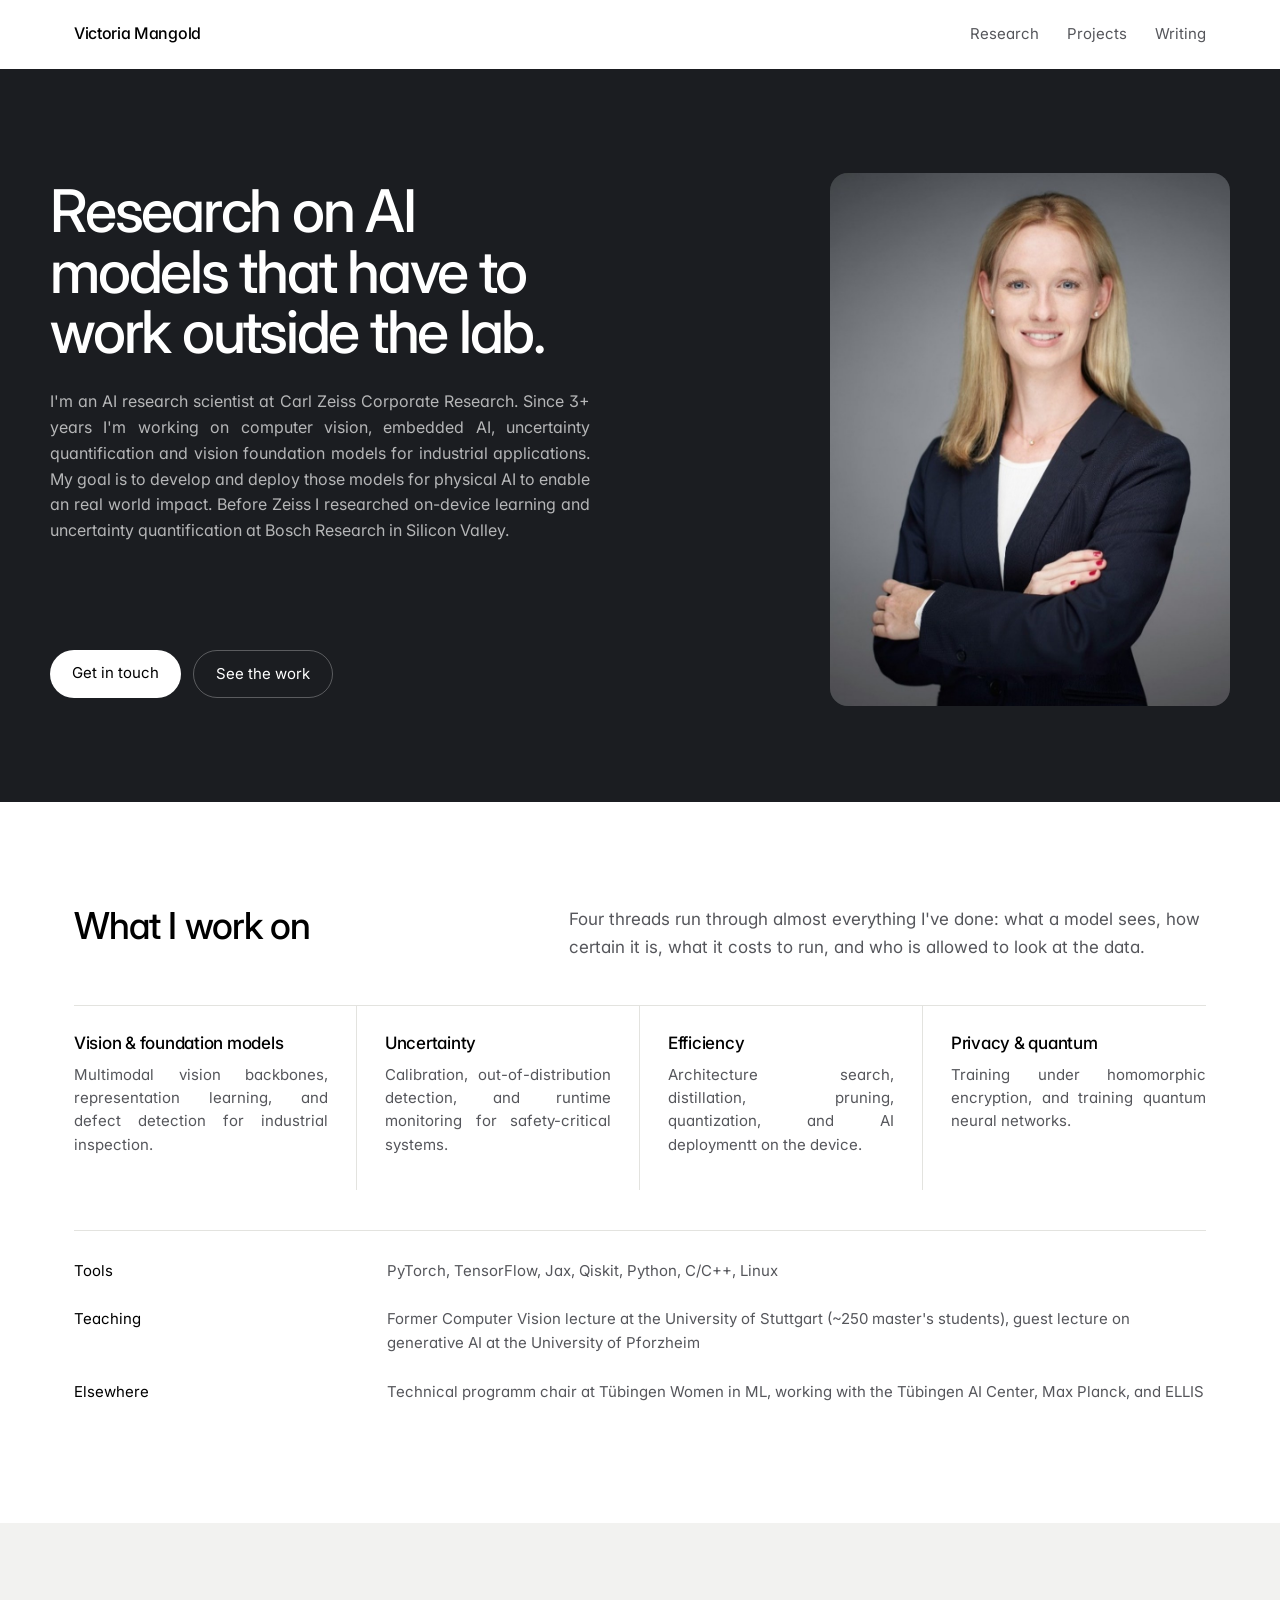
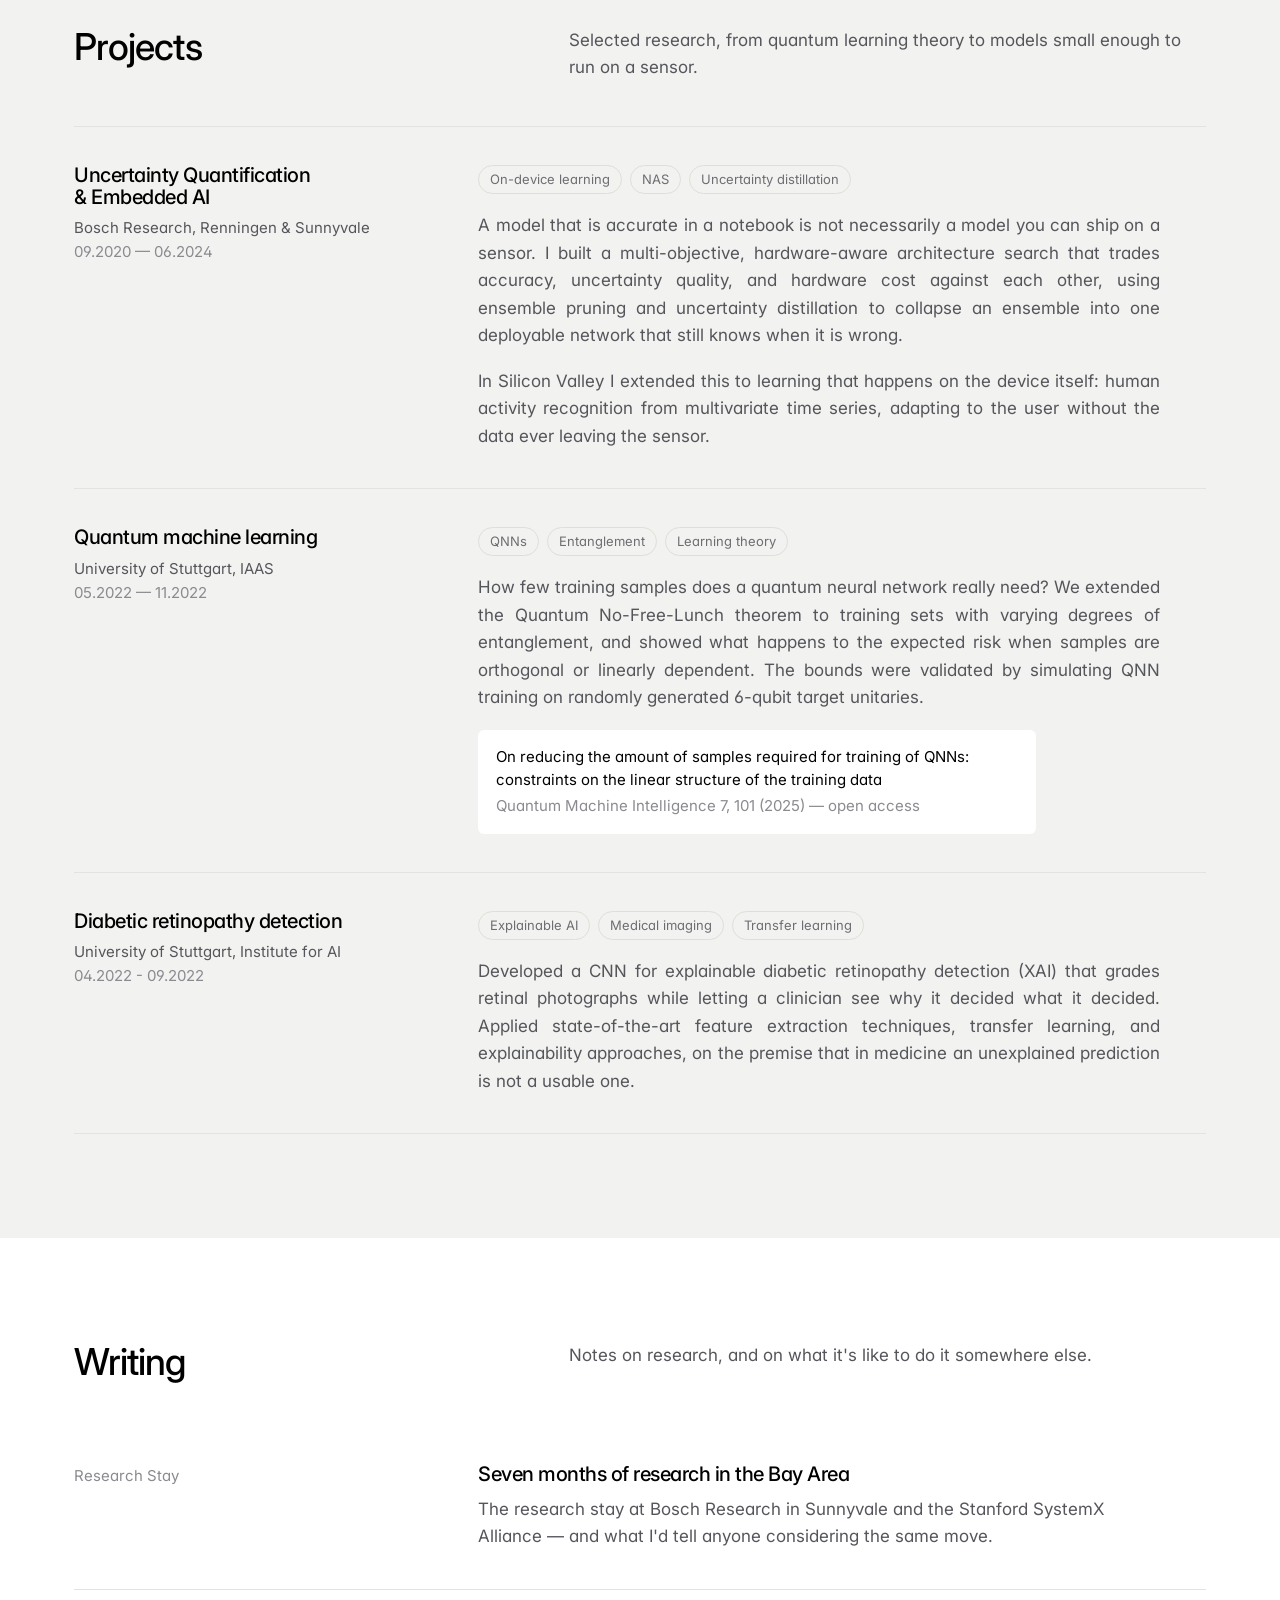
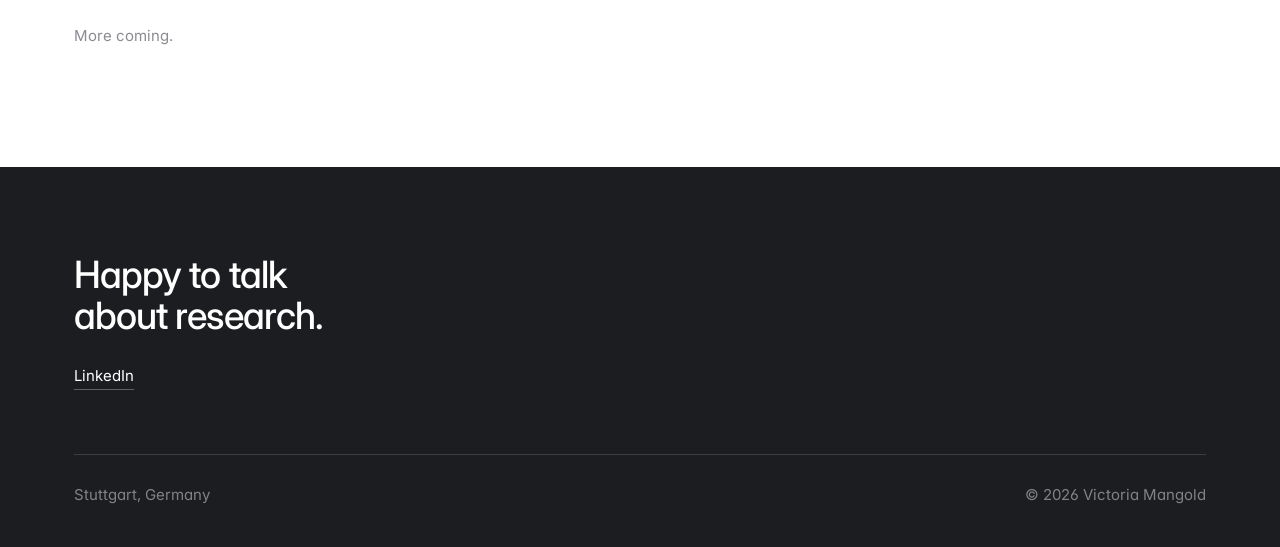
<file: index.html>
<!doctype html>
<html lang="en">
<head>
<meta charset="utf-8">
<meta name="viewport" content="width=device-width, initial-scale=1">
<title>Victoria Mangold — AI Research Scientist</title>
<meta name="description" content="Victoria Mangold is an AI research scientist working on computer vision, foundation models, and efficient, on-device deep learning.">
<meta name="theme-color" content="#1b1d21">

<!-- social preview -->
<meta property="og:type" content="website">
<meta property="og:title" content="Victoria Mangold — AI Research Scientist">
<meta property="og:description" content="Computer vision, foundation models, and the parts that decide whether a model can be deployed: uncertainty, efficiency, privacy.">
<meta property="og:image" content="assets/portrait.jpg">

<link rel="preconnect" href="https://fonts.googleapis.com">
<link rel="preconnect" href="https://fonts.gstatic.com" crossorigin>
<link href="https://fonts.googleapis.com/css2?family=Inter:wght@400;500&display=swap" rel="stylesheet">
<link rel="stylesheet" href="styles.css">
<script>document.documentElement.classList.add('js');</script>
</head>

<body>

<header class="nav" id="nav">
  <div class="wrap nav__inner">
    <a class="nav__name" href="#top">Victoria Mangold</a>
    <nav class="nav__links" aria-label="Sections">
      <a href="#research" class="nav__hide">Research</a>
      <a href="#projects">Projects</a>
      <a href="#writing">Writing</a>
      <!-- EDIT: point this at your CV file, or delete the link -->
      <!-- <a href="assets/Victoria_Mangold_Resume_.pdf" class="nav__cv">CV</a> -->
    </nav>
  </div>
</header>

<main id="top">

<!-- ================================================== intro ======= -->
<section class="hero">
  <div class="wrap hero__grid">
    <div class="hero__text">
      <h1 class="reveal">Research on AI models that have to work outside the lab.</h1>
      <p class="hero__lede reveal">
        I'm an AI research scientist at Carl Zeiss Corporate Research.
        Since 3+ years I'm working on computer vision, embedded AI, uncertainty quantification and vision foundation models for industrial applications.
        My goal is to develop and deploy those models for physical AI to enable an real world impact.
        Before Zeiss I researched on-device learning and uncertainty quantification at Bosch Research in Silicon Valley.
      </p>
    </div>
    <figure class="hero__portrait">
      <img src="assets/portrait.jpg" alt="Victoria Mangold" width="900" height="1200">
    </figure>
    <div class="hero__actions reveal">
      <!-- EDIT: your email address -->
      <a class="btn btn--solid" href="https://linkedin.com/in/victoria-mangold" target="_blank" rel="noopener">Get in touch</a>
      <a class="btn btn--ghost" href="#projects">See the work</a>
    </div>
  </div>
</section>

<!-- =============================================== research ======= -->
<section class="section" id="research">
  <div class="wrap">
    <div class="section__head">
      <h2>What I work on</h2>
      <p>
        Four threads run through almost everything I've done: what a model sees, how
        certain it is, what it costs to run, and who is allowed to look at the data.
      </p>
    </div>

    <!-- EDIT: four focus areas. Keep them to one sentence each. -->
    <div class="areas">
      <article class="area">
        <h3>Vision &amp; foundation models</h3>
        <p>Multimodal vision backbones, representation learning, and defect detection for industrial inspection.</p>
      </article>
      <article class="area">
        <h3>Uncertainty</h3>
        <p>Calibration, out-of-distribution detection, and runtime monitoring for safety-critical systems.</p>
      </article>
      <article class="area">
        <h3>Efficiency</h3>
        <p>Architecture search, distillation, pruning, quantization, and AI deploymentt on the device.</p>
      </article>
      <article class="area">
        <h3>Privacy &amp; quantum</h3>
        <p>Training under homomorphic encryption, and training quantum neural networks.</p>
      </article>
    </div>

    <dl class="stack">
      <dt>Tools</dt>
      <dd>PyTorch, TensorFlow, Jax, Qiskit, Python, C/C++, Linux</dd>
      <dt>Teaching</dt>
      <dd>Former Computer Vision lecture at the University of Stuttgart (~250 master's students), guest lecture on generative AI at the University of Pforzheim</dd>
      <dt>Elsewhere</dt>
      <dd>Technical programm chair at Tübingen Women in ML, working with the Tübingen AI Center, Max Planck, and ELLIS</dd>
    </dl>
  </div>
</section>

<!-- =============================================== projects ======= -->
<section class="section section--stone" id="projects">
  <div class="wrap">
    <div class="section__head">
      <h2>Projects</h2>
      <p>Selected research, from quantum learning theory to models small enough to run on a sensor.</p>
    </div>

    <div class="items">

      <!-- ------------------------------------------- project 1 --- -->
      <article class="item">
        <div class="item__meta">
          <h3>Uncertainty Quantification & Embedded AI</h3>
          <span class="item__where">Bosch Research, Renningen &amp; Sunnyvale</span>
          <span class="item__year">09.2020 — 06.2024</span>
        </div>
        <div class="item__body">
          <ul class="tags">
            <li>On-device learning</li>
            <li>NAS</li>
            <li>Uncertainty distillation</li>
          </ul>
          <p>
            A model that is accurate in a notebook is not necessarily a model you can ship on a
            sensor. I built a multi-objective, hardware-aware architecture search that trades
            accuracy, uncertainty quality, and hardware cost against each other, using ensemble
            pruning and uncertainty distillation to collapse an ensemble into one deployable
            network that still knows when it is wrong.
          </p>
          <p>
            In Silicon Valley I extended this to learning that happens on the device itself:
            human activity recognition from multivariate time series, adapting to the user
            without the data ever leaving the sensor.
          </p>
          <!-- EDIT: add a link to a thesis PDF, repo, or talk when you have one -->
        </div>
      </article>

      <!-- ------------------------------------------- project 2 --- -->
      <article class="item">
        <div class="item__meta">
          <h3>Quantum machine learning</h3>
          <span class="item__where">University of Stuttgart, IAAS</span>
          <span class="item__year">05.2022 — 11.2022</span>
        </div>
        <div class="item__body">
          <ul class="tags">
            <li>QNNs</li>
            <li>Entanglement</li>
            <li>Learning theory</li>
          </ul>
          <p>
            How few training samples does a quantum neural network really need? We extended the
            Quantum No-Free-Lunch theorem to training sets with varying degrees of entanglement,
            and showed what happens to the expected risk when samples are orthogonal or linearly
            dependent. The bounds were validated by simulating QNN training on randomly generated 
            6-qubit target unitaries.
          </p>
          <a class="paper" href="https://link.springer.com/article/10.1007/s42484-025-00328-7">
            <cite>On reducing the amount of samples required for training of QNNs: constraints on the linear structure of the training data</cite>
            <span>Quantum Machine Intelligence 7, 101 (2025) — open access</span>
          </a>
        </div>
      </article>

      <!-- ------------------------------------------- project 3 --- -->
      <article class="item">
        <div class="item__meta">
          <h3>Diabetic retinopathy detection</h3>
          <span class="item__where">University of Stuttgart, Institute for AI</span>
          <span class="item__year">04.2022 - 09.2022</span>
        </div>
        <div class="item__body">
          <ul class="tags">
            <li>Explainable AI</li>
            <li>Medical imaging</li>
            <li>Transfer learning</li>
          </ul>
          <p>
            Developed a CNN for explainable diabetic retinopathy detection (XAI) that grades
            retinal photographs while letting a clinician see why it decided what it decided.
            Applied state-of-the-art feature extraction techniques, transfer learning, and
            explainability approaches, on the premise that in medicine an unexplained prediction
            is not a usable one.
          </p>
        </div>
      </article>

    </div>
  </div>
</section>

<!-- ================================================ writing ======= -->
<section class="section" id="writing">
  <div class="wrap">
    <div class="section__head">
      <h2>Writing</h2>
      <p>Notes on research, and on what it's like to do it somewhere else.</p>
    </div>

    <!-- EDIT: copy this block for each new post -->
    <a class="post" href="blog/research-stay-bay-area.html">
      <span class="post__date">Research Stay</span>
      <span>
        <h3>Seven months of research in the Bay Area</h3>
        <p>
          The research stay at Bosch Research in Sunnyvale
          and the Stanford SystemX Alliance — and what I'd tell anyone considering the same move.
        </p>
      </span>
    </a>

    <p class="note">More coming.</p>
  </div>
</section>

</main>

<!-- ================================================= footer ======= -->
<footer class="footer">
  <div class="wrap">
    <h2>Happy to talk about research.</h2>
    <div class="footer__links">
      <!-- EDIT: replace every placeholder below -->
      <!-- <a href="mailto:@DOMAIN.COM">EMAIL@DOMAIN.COM</a> -->
      <a href="https://linkedin.com/in/victoria-mangold">LinkedIn</a>
      <!-- <a href="https://scholar.google.com/citations?user=ID">Google Scholar</a> -->
      <!-- <a href="https://github.com/victoriamangold">GitHub</a> -->
      <!-- <a href="assets/Victoria_Mangold_Resume.pdf">CV (PDF)</a> -->
    </div>
    <div class="footer__base">
      <span>Stuttgart, Germany</span>
      <span>© <span id="year">2026</span> Victoria Mangold</span>
    </div>
  </div>
</footer>

<script src="script.js"></script>
</body>
</html>
</file>
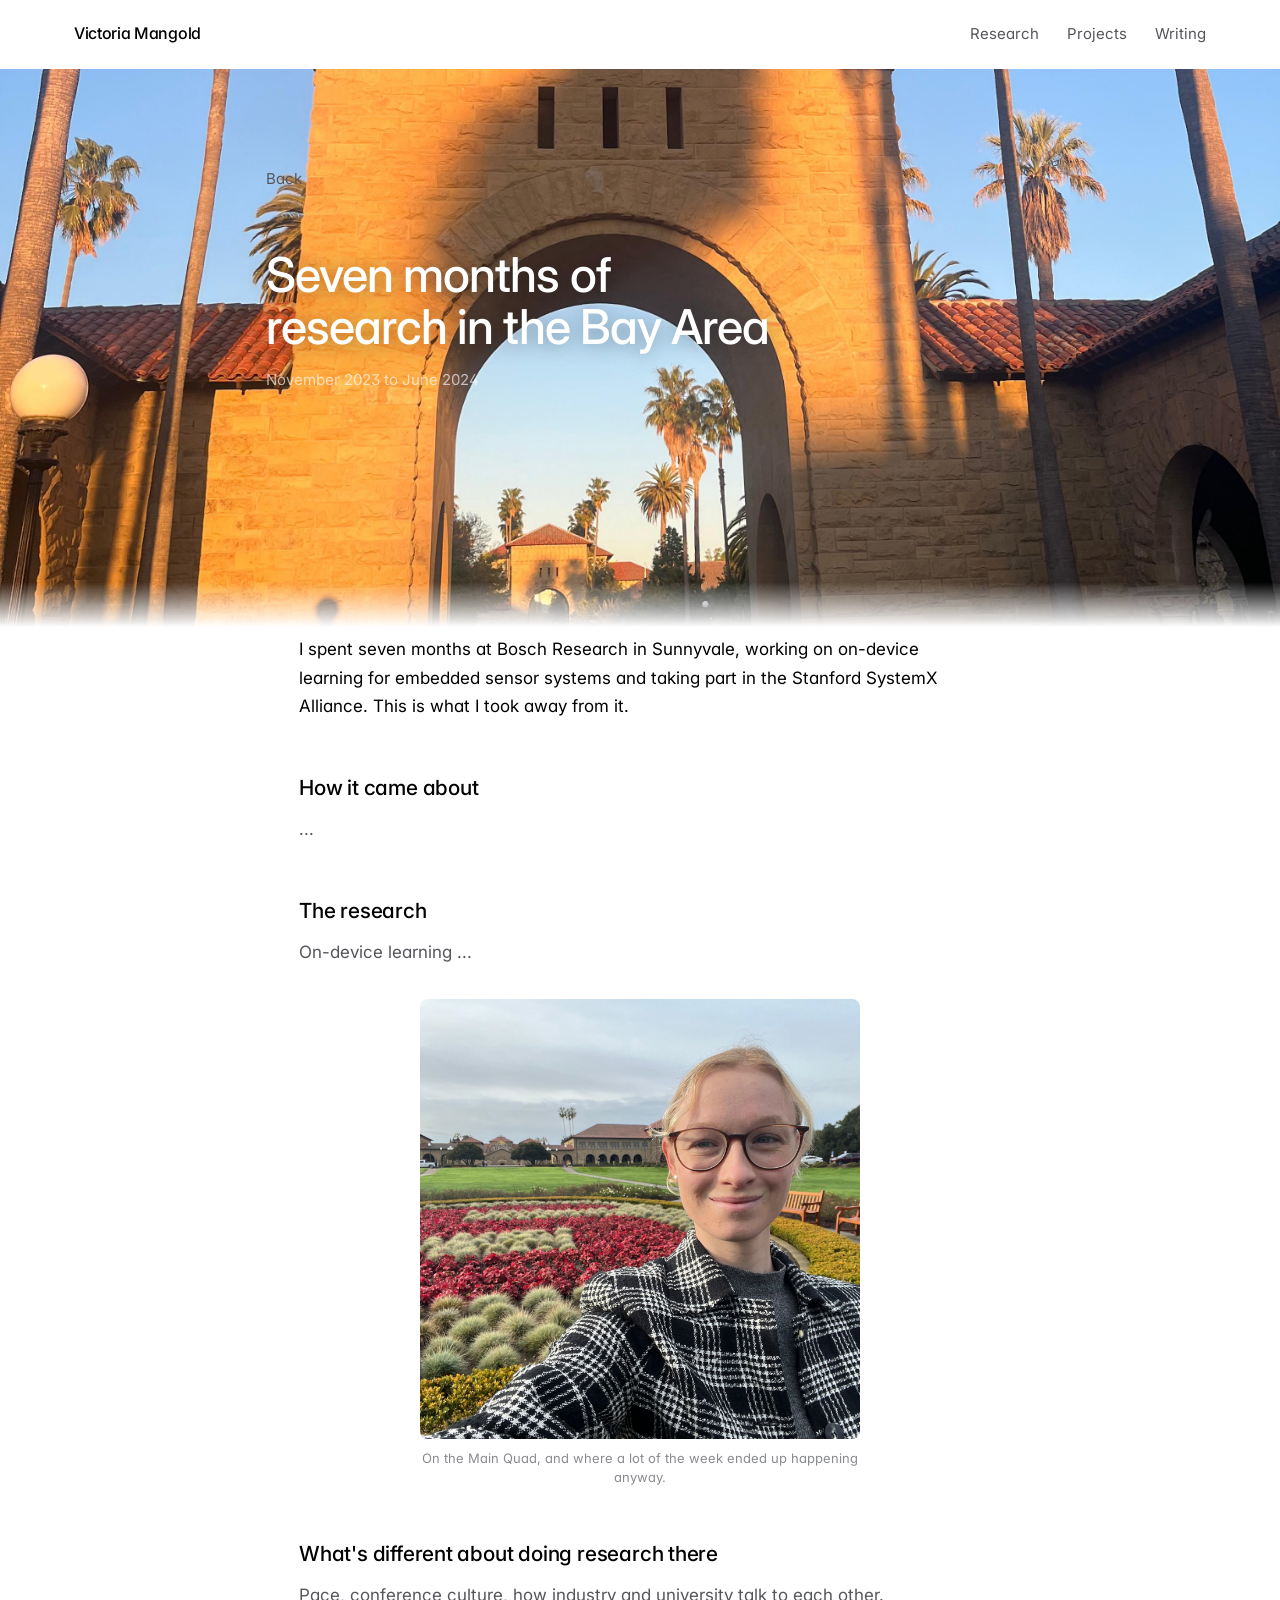
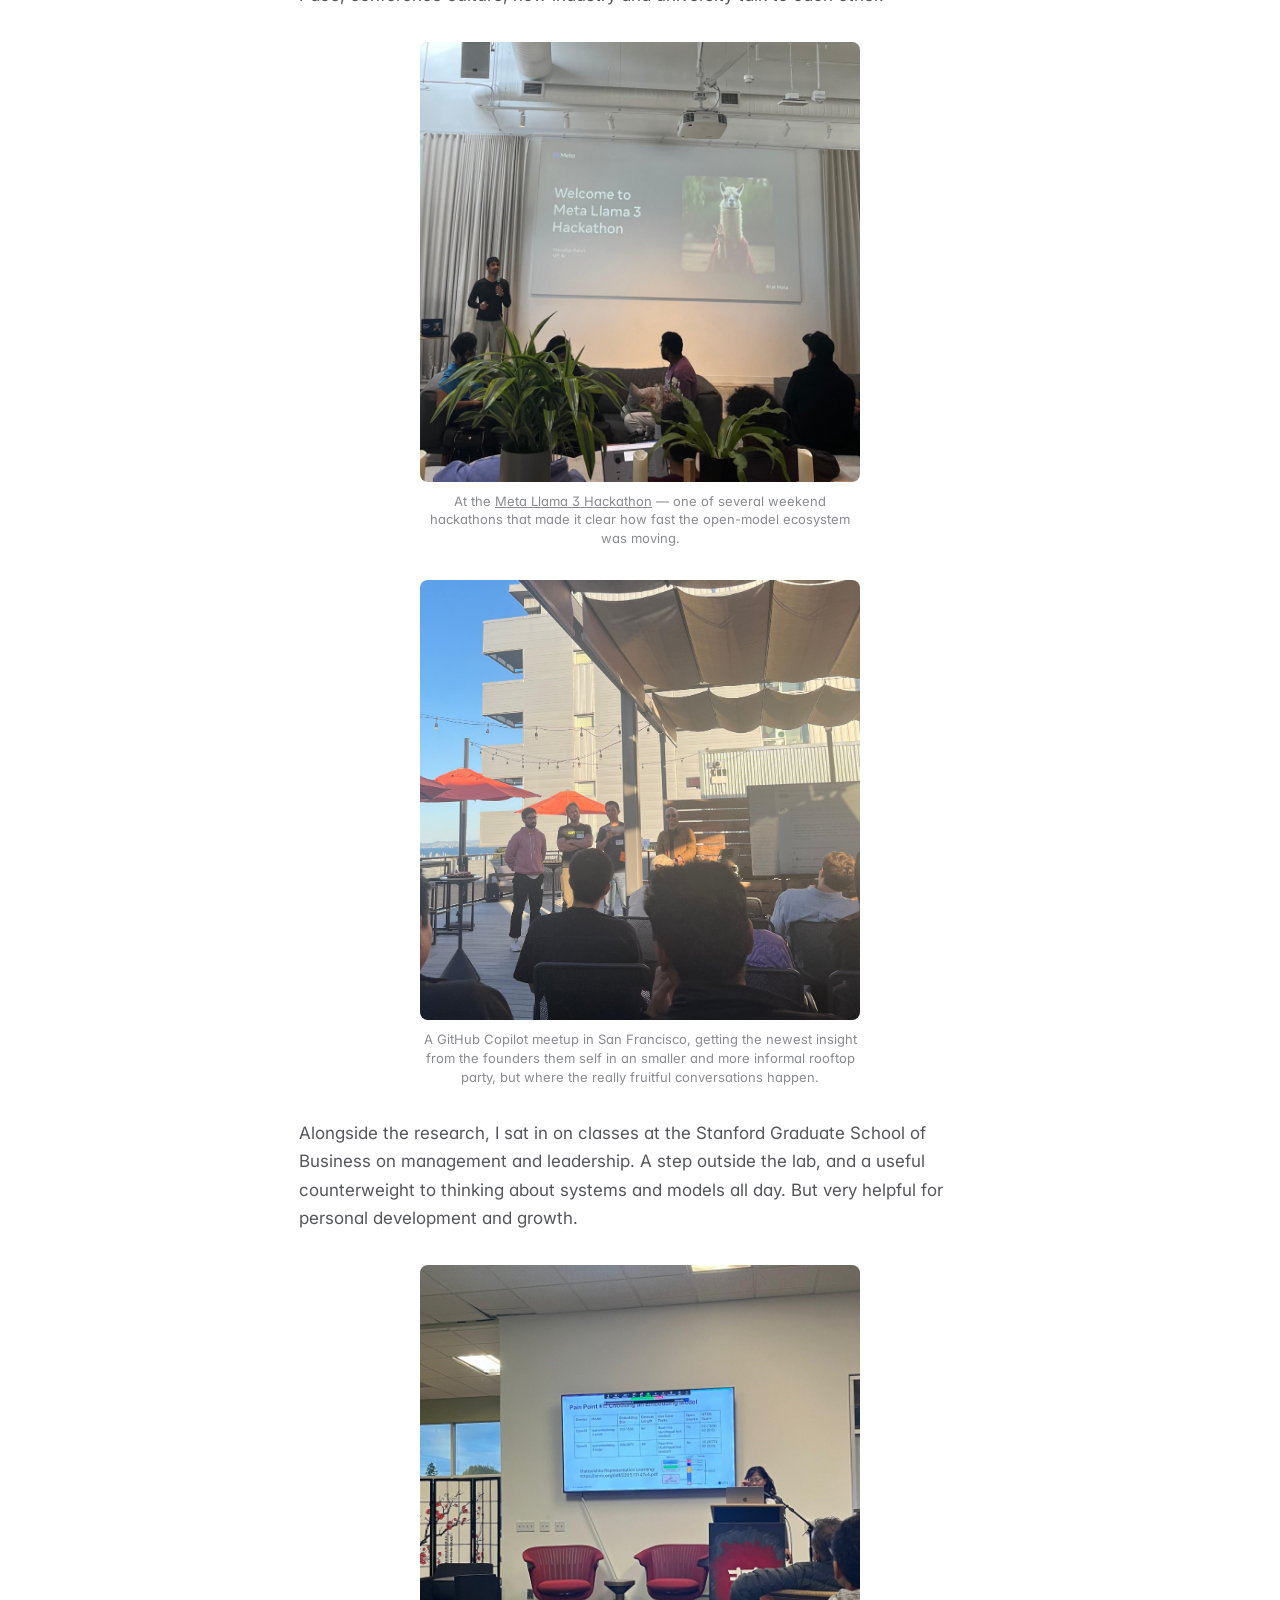
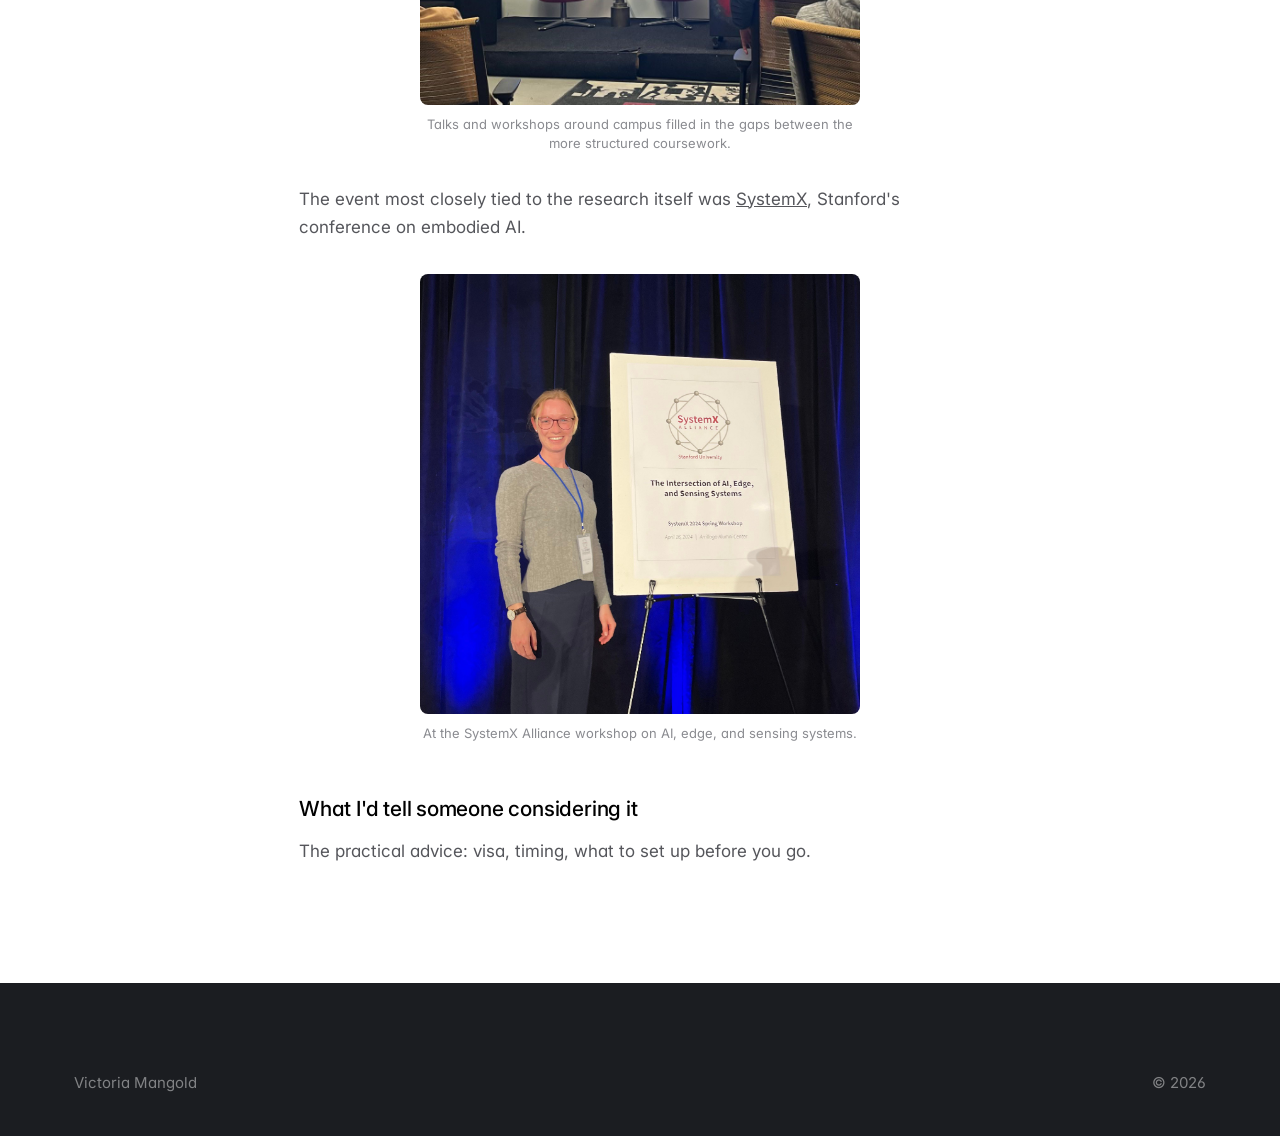
<file: blog/research-stay-bay-area.html>
<!doctype html>
<html lang="en">
<head>
<meta charset="utf-8">
<meta name="viewport" content="width=device-width, initial-scale=1">
<title>Seven months of research in the Bay Area — Victoria Mangold</title>
<meta name="description" content="Notes from a research stay at Bosch Research in Sunnyvale and the Stanford SystemX Alliance.">
<meta name="theme-color" content="#1b1d21">
<link rel="preconnect" href="https://fonts.googleapis.com">
<link rel="preconnect" href="https://fonts.gstatic.com" crossorigin>
<link href="https://fonts.googleapis.com/css2?family=Inter:wght@400;500&display=swap" rel="stylesheet">
<link rel="stylesheet" href="../styles.css?v=2">
</head>

<body>

<header class="nav" id="nav">
  <div class="wrap nav__inner">
    <a class="nav__name" href="../index.html">Victoria Mangold</a>
    <nav class="nav__links" aria-label="Sections">
      <a href="../index.html#research" class="nav__hide">Research</a>
      <a href="../index.html#projects">Projects</a>
      <a href="../index.html#writing">Writing</a>
      <!-- <a href="../assets/Victoria_Mangold_Resume.pdf" class="nav__cv">CV</a> -->
    </nav>
  </div>
</header>

<section class="article-hero" style="--hero-image:url('../assets/background.jpeg')">
  <div class="article-hero__bg"></div>
  <div class="wrap">
    <div class="article-hero__inner">
      <a class="back back--light" href="../index.html#writing">Back</a>
      <h1>Seven months of research in the Bay Area</h1>
      <p class="article__date">November 2023 to June 2024</p>
    </div>
  </div>
</section>

<main class="article">
  <div class="wrap">
    <div class="article__inner">

      <p>
        I spent seven months at Bosch Research in Sunnyvale, working on on-device learning
        for embedded sensor systems and taking part in the Stanford SystemX Alliance.
        This is what I took away from it.
      </p>

      <h2>How it came about</h2>
      <p>...</p>

      <h2>The research</h2>
      <p>On-device learning ...</p>

      <figure>
        <img src="../assets/stanford.jpeg" alt="Victoria Mangold on the Stanford Main Quad." loading="lazy">
        <figcaption>On the Main Quad, and where a lot of the week ended up happening anyway.</figcaption>
      </figure>

      <h2>What's different about doing research there</h2>
      <p>Pace, conference culture, how industry and university talk to each other.</p>

      <figure>
        <img src="../assets/Lama3Hackathon.jpeg" alt="Audience at the Meta Llama 3 Hackathon, with a welcome slide projected on screen." loading="lazy">
        <figcaption>
          At the <a href="https://ai.meta.com/blog/llama-3-hackathon-recap-cerebral-valley/" target="_blank" rel="noopener">Meta Llama 3 Hackathon</a> —
          one of several weekend hackathons that made it clear how fast the open-model ecosystem was moving.
        </figcaption>
      </figure>

      <figure>
        <img src="../assets/githubcopilotmeetup.jpeg" alt="Panel discussion at a GitHub Copilot meetup on a rooftop terrace in San Francisco." loading="lazy">
        <figcaption>A GitHub Copilot meetup in San Francisco, getting the newest insight from the founders them self in an smaller and more informal rooftop party, but where the really fruitful conversations happen.</figcaption>
      </figure>

      <p>
        Alongside the research, I sat in on classes at the Stanford Graduate School of Business on
        management and leadership. A step outside the lab, and a useful counterweight to
        thinking about systems and models all day. But very helpful for personal development and growth.
      </p>

      <figure>
        <img src="../assets/stanford_business_school.jpeg" alt="A speaker presenting at a talk, with slides on embedding models projected behind them." loading="lazy">
        <figcaption>Talks and workshops around campus filled in the gaps between the more structured coursework.</figcaption>
      </figure>

      <p>
        The event most closely tied to the research itself was
        <a href="https://systemx.stanford.edu/events/annual-conference/applications-poster-session-thursday-november-9-systemx-2023-fall" target="_blank" rel="noopener">SystemX</a>,
        Stanford's conference on embodied AI.
      </p>

      <figure>
        <img src="../assets/systemX.jpeg" alt="Victoria Mangold next to a sign for the SystemX Alliance conference on AI, edge, and sensing systems at Stanford." loading="lazy">
        <figcaption>At the SystemX Alliance workshop on AI, edge, and sensing systems.</figcaption>
      </figure>

      <h2>What I'd tell someone considering it</h2>
      <p>The practical advice: visa, timing, what to set up before you go.</p>

    </div>
  </div>
</main>

<footer class="footer">
  <div class="wrap">
    <div class="footer__base" style="border-top:0; padding-top:0;">
      <span><a href="../index.html">Victoria Mangold</a></span>
      <span>© <span id="year">2026</span></span>
    </div>
  </div>
</footer>

<script src="../script.js"></script>
</body>
</html>
</file>
<file: styles.css>
/* ------------------------------------------------------------------
   Victoria Mangold — personal site
   Tokens live here. Change these five values and the whole site shifts.
------------------------------------------------------------------ */

:root {
  --paper:    #ffffff;
  --stone:    #f2f2f0;   /* quiet section background        */
  --graphite: #1b1d21;   /* hero + footer, matches photo bg */
  --ink:      #000000;   /* headlines                       */
  --body:     #55565b;   /* running text                    */
  --rule:     #e3e3df;   /* hairlines                       */

  --gutter: 24px;
  --max: 1180px;

  --ease: cubic-bezier(0.22, 0.61, 0.36, 1);
}

*, *::before, *::after { box-sizing: border-box; }

html { -webkit-text-size-adjust: 100%; scroll-behavior: smooth; }

body {
  margin: 0;
  background: var(--paper);
  color: var(--body);
  font-family: "Inter", -apple-system, BlinkMacSystemFont, "Segoe UI", Helvetica, Arial, sans-serif;
  font-size: 17px;
  line-height: 1.62;
  font-feature-settings: "cv11", "ss01";
  -webkit-font-smoothing: antialiased;
}

h1, h2, h3, h4 {
  color: var(--ink);
  font-weight: 500;
  letter-spacing: -0.025em;
  line-height: 1.08;
  margin: 0;
  text-wrap: balance;
}

a { color: inherit; }

img { max-width: 100%; display: block; }

:focus-visible {
  outline: 2px solid currentColor;
  outline-offset: 3px;
  border-radius: 2px;
}

.wrap {
  width: 100%;
  max-width: var(--max);
  margin-inline: auto;
  padding-inline: var(--gutter);
}

.sr-only {
  position: absolute; width: 1px; height: 1px;
  padding: 0; margin: -1px; overflow: hidden;
  clip: rect(0 0 0 0); white-space: nowrap; border: 0;
}

/* ---------------------------------------------------------- nav ---- */

/* Frosted white, translucent, always visible. Sits in normal flow above the
   hero, so the dark panel starts below it. The hairline underneath only
   appears once there is content scrolling past, which keeps the top of the
   page clean. */

.nav {
  position: sticky;
  top: 0;
  z-index: 50;
  background: rgba(255, 255, 255, 0.72);
  -webkit-backdrop-filter: saturate(1.8) blur(16px);
  backdrop-filter: saturate(1.8) blur(16px);
  border-bottom: 1px solid transparent;
  transition: border-color 0.32s var(--ease), background 0.32s var(--ease);
}
.nav[data-scrolled="true"] {
  background: rgba(255, 255, 255, 0.82);
  border-bottom-color: var(--rule);
}

.nav__inner {
  display: flex;
  align-items: center;
  justify-content: space-between;
  gap: 24px;
  height: 68px;
}

.nav__name {
  color: var(--ink);
  font-weight: 500;
  letter-spacing: -0.02em;
  text-decoration: none;
  font-size: 1rem;
}

.nav__links {
  display: flex;
  align-items: center;
  gap: 28px;
  font-size: 0.9375rem;
}
.nav__links a {
  text-decoration: none;
  color: var(--body);
  transition: color 0.18s var(--ease), background 0.18s var(--ease), border-color 0.18s var(--ease);
}
.nav__links a:hover { color: var(--ink); }

.nav__cv {
  color: var(--ink);
  border: 1px solid var(--rule);
  border-radius: 999px;
  padding: 7px 16px;
}
.nav__cv:hover { background: var(--stone); border-color: #d3d3ce; }

/* --------------------------------------------------------- hero ---- */

.hero {
  background: var(--graphite);
  color: #fff;
  overflow: clip;
}

.hero__grid {
  display: grid;
  grid-template-columns: minmax(0, 1fr) minmax(280px, 400px);
  grid-template-rows: auto auto;
  align-items: center;
  gap: 56px;
  padding: 104px 0 96px;
}

.hero__text { padding: 0; grid-column: 1; grid-row: 1; }
.hero__actions { grid-column: 1; grid-row: 2; }
.hero__portrait { grid-column: 2; grid-row: 1 / 3; }

.hero h1 {
  color: #fff;
  font-size: clamp(2.5rem, 4.6vw, 3.9rem);
  letter-spacing: -0.038em;
  line-height: 1.03;
  max-width: 17ch;
}

.hero__lede {
  margin: 26px 0 0;
  max-width: 54ch;
  color: rgba(255, 255, 255, 0.68);
  font-size: clamp(1rem, 1.25vw, 1.1rem);
  line-height: 1.62;
  text-align: justify;
  text-justify: inter-word;
  hyphens: auto;
}

.hero__actions {
  margin-top: 34px;
  display: flex;
  flex-wrap: wrap;
  gap: 12px;
}

.btn {
  display: inline-block;
  border-radius: 999px;
  padding: 11px 22px;
  font-size: 0.9375rem;
  text-decoration: none;
  transition: background 0.18s var(--ease), color 0.18s var(--ease), border-color 0.18s var(--ease);
}
.btn--solid { background: #fff; color: var(--ink); }
.btn--solid:hover { background: rgba(255, 255, 255, 0.82); }
.btn--ghost { border: 1px solid rgba(255, 255, 255, 0.28); color: #fff; }
.btn--ghost:hover { border-color: rgba(255, 255, 255, 0.6); }

.hero__portrait {
  margin: 0;
  justify-self: end;
  width: 100%;
  border-radius: 18px;
  overflow: hidden;
  /* the photo backdrop is lighter than the panel, so a hairline keeps the
     corners from looking like a pasted rectangle */
  box-shadow: inset 0 0 0 1px rgba(255, 255, 255, 0.07);
}
.hero__portrait img {
  width: 100%;
  height: auto;
  aspect-ratio: 3 / 4;
  object-fit: cover;
}

/* ------------------------------------------------------ sections --- */

.section { padding: 104px 0; scroll-margin-top: 68px; }
.section--stone { background: var(--stone); }

.section__head {
  display: grid;
  grid-template-columns: minmax(0, 1fr) minmax(0, 1.4fr);
  gap: 40px;
  align-items: start;
  padding-bottom: 44px;
}
.section__head h2 { font-size: clamp(1.7rem, 2.9vw, 2.35rem); }
.section__head p { margin: 0; max-width: 58ch; }

/* focus areas — a definition list, because that is what it is */

.areas {
  display: grid;
  grid-template-columns: repeat(4, minmax(0, 1fr));
  gap: 0;
  border-top: 1px solid var(--rule);
}
.area {
  padding: 28px 28px 34px;
  border-right: 1px solid var(--rule);
}
.area:first-child { padding-left: 0; }
.area:last-child { border-right: 0; padding-right: 0; }
.area h3 {
  font-size: 1.0625rem;
  letter-spacing: -0.015em;
  margin-bottom: 10px;
}
.area p {
  margin: 0;
  font-size: 0.9375rem;
  line-height: 1.55;
  text-align: justify;
  text-justify: inter-word;
  hyphens: auto;
}

.stack {
  margin-top: 40px;
  padding-top: 28px;
  border-top: 1px solid var(--rule);
  display: grid;
  grid-template-columns: minmax(0, 1fr) minmax(0, 3fr);
  gap: 24px 40px;
  font-size: 0.9375rem;
}
.stack dt { color: var(--ink); }
.stack dd { margin: 0; }

/* ------------------------------------------------------- projects -- */

.items { border-top: 1px solid var(--rule); }

.item {
  display: grid;
  grid-template-columns: minmax(0, 1fr) minmax(0, 2fr);
  gap: 24px 40px;
  padding: 38px 0;
  border-bottom: 1px solid var(--rule);
  align-items: start;
}

.item__meta { font-size: 0.9375rem; }
.item__meta h3 { font-size: 1.25rem; margin-bottom: 8px; }
.item__where { display: block; }
.item__year { display: block; color: #8a8b90; }

.item__body > p {
  margin: 0 0 18px;
  max-width: 62ch;
  text-align: justify;
  text-justify: inter-word;
  hyphens: auto;
}
.item__body > p:last-child { margin-bottom: 0; }

.tags {
  list-style: none;
  display: flex;
  flex-wrap: wrap;
  gap: 8px;
  margin: 0 0 18px;
  padding: 0;
  font-size: 0.8125rem;
}
.tags li {
  border: 1px solid var(--rule);
  border-radius: 999px;
  padding: 3px 11px;
  color: #6d6e73;
}
.section--stone .tags li { border-color: #dededa; }

.link {
  color: var(--ink);
  text-decoration: none;
  border-bottom: 1px solid #c9c9c4;
  padding-bottom: 1px;
  transition: border-color 0.18s var(--ease);
}
.link:hover { border-bottom-color: var(--ink); }

.paper {
  display: block;
  font-size: 0.9375rem;
  line-height: 1.5;
  padding: 16px 18px;
  background: var(--stone);
  border-radius: 6px;
  text-decoration: none;
  max-width: 62ch;
  transition: background 0.18s var(--ease);
}
.section--stone .paper { background: #fff; }
.paper:hover { background: #eaeae6; }
.section--stone .paper:hover { background: #f8f8f6; }
.paper cite { color: var(--ink); font-style: normal; }
.paper span { display: block; color: #8a8b90; margin-top: 4px; }

/* ---------------------------------------------------------- blog --- */

.post {
  display: grid;
  grid-template-columns: minmax(0, 1fr) minmax(0, 2fr);
  gap: 24px 40px;
  padding: 38px 0;
  border-bottom: 1px solid var(--rule);
  text-decoration: none;
}
.post:first-child { border-top: 1px solid var(--rule); }
.post__date { font-size: 0.9375rem; color: #8a8b90; }
.post h3 { font-size: 1.25rem; margin-bottom: 10px; }
.post p { margin: 0; max-width: 62ch; }
.post:hover h3 { text-decoration: underline; text-underline-offset: 4px; text-decoration-thickness: 1px; }

.note {
  margin-top: 34px;
  font-size: 0.9375rem;
  color: #8a8b90;
}

/* -------------------------------------------------------- footer --- */

.footer {
  background: var(--graphite);
  color: rgba(255, 255, 255, 0.66);
  padding: 88px 0 40px;
  font-size: 0.9375rem;
}
.footer h2 {
  color: #fff;
  font-size: clamp(1.7rem, 3vw, 2.35rem);
  max-width: 16ch;
  margin-bottom: 28px;
}
.footer a { color: #fff; text-decoration: none; border-bottom: 1px solid rgba(255,255,255,0.3); }
.footer a:hover { border-bottom-color: #fff; }

.footer__links {
  display: flex;
  flex-wrap: wrap;
  gap: 24px;
  padding-bottom: 64px;
}

.footer__base {
  display: flex;
  flex-wrap: wrap;
  justify-content: space-between;
  gap: 12px;
  padding-top: 28px;
  border-top: 1px solid rgba(255, 255, 255, 0.14);
  color: rgba(255, 255, 255, 0.45);
}
.footer__base a { border-bottom: 0; color: rgba(255, 255, 255, 0.45); }
.footer__base a:hover { color: #fff; }

/* ----------------------------------------------------- blog post --- */

.article-hero {
  position: relative;
  background: var(--paper);
  color: #fff;
  overflow: clip;
  isolation: isolate;
}
.article-hero__bg {
  position: absolute;
  inset: 0;
  background-image: var(--hero-image);
  background-size: cover;
  background-position: center 75%;
  z-index: -2;
}
.article-hero::after {
  content: "";
  position: absolute;
  inset: 0;
  background: linear-gradient(180deg,
    transparent 0%,
    transparent 92%,
    rgba(255, 255, 255, 0.5) 96%,
    var(--paper) 100%);
  z-index: -1;
}
.article-hero__inner {
  max-width: 68ch;
  margin-inline: auto;
  padding: 96px 0 220px;
}
.back--light { color: rgba(255, 255, 255, 0.7); }
.back--light:hover { color: #fff; }
.article-hero h1 {
  color: #fff;
  font-size: clamp(2rem, 4vw, 3rem);
  letter-spacing: -0.02em;
  margin: 18px 0 14px;
  text-shadow: 0 2px 20px rgba(0, 0, 0, 0.35);
}
.article-hero .article__date { color: rgba(255, 255, 255, 0.65); }

.article { padding: 8px 0 96px; }
.article__inner { max-width: 62ch; margin-inline: auto; }
.article__date { color: #8a8b90; font-size: 0.9375rem; }
.article h2 { font-size: 1.3rem; margin: 56px 0 16px; letter-spacing: -0.01em; }
.article p { margin: 0 0 22px; line-height: 1.68; }
.article p:first-of-type { font-size: 1.0625rem; color: var(--ink); }

.article figure { margin: 32px auto; max-width: 440px; }
.article figure img {
  width: 100%;
  border-radius: 8px;
}
.article figcaption {
  margin-top: 10px;
  font-size: 0.8125rem;
  line-height: 1.45;
  color: #8a8b90;
  text-align: center;
}
.article figcaption a { color: inherit; }
.back {
  display: inline-block;
  margin-bottom: 40px;
  font-size: 0.9375rem;
  text-decoration: none;
  color: var(--body);
}
.back:hover { color: var(--ink); }

/* ------------------------------------------------------- motion ---- */

.js .reveal { opacity: 0; transform: translateY(14px); }
.loaded .reveal {
  opacity: 1;
  transform: none;
  transition: opacity 0.7s var(--ease), transform 0.7s var(--ease);
}
.loaded .reveal:nth-child(2) { transition-delay: 0.08s; }
.loaded .reveal:nth-child(3) { transition-delay: 0.16s; }

@media (prefers-reduced-motion: reduce) {
  html { scroll-behavior: auto; }
  .reveal, .loaded .reveal { opacity: 1; transform: none; transition: none; }
  * { animation-duration: 0.01ms !important; transition-duration: 0.01ms !important; }
}

/* ------------------------------------------------------ responsive - */

@media (max-width: 1000px) {
  .areas { grid-template-columns: repeat(2, minmax(0, 1fr)); }
  .area { border-bottom: 1px solid var(--rule); }
  .area:nth-child(2n + 1) { padding-left: 0; }
  .area:nth-child(2n) { border-right: 0; padding-right: 0; }
  .area:nth-last-child(-n+2) { border-bottom: 0; }
}

@media (max-width: 820px) {
  body { font-size: 16px; }
  .hero__grid {
    grid-template-columns: 1fr;
    grid-template-rows: auto;
    gap: 32px;
    padding: 64px 0 72px;
  }
  .hero__text { order: 1; grid-column: 1; grid-row: auto; padding-inline: var(--gutter); }
  .hero__portrait { order: 2; grid-column: 1; grid-row: auto; max-width: 300px; justify-self: center; margin-inline: auto; }
  .hero__actions { order: 3; grid-column: 1; grid-row: auto; padding-inline: var(--gutter); justify-content: center; }
  .hero__lede { max-width: none; }
  .section { padding: 72px 0; }
  .section__head,
  .item,
  .post,
  .stack { grid-template-columns: 1fr; }
  .section__head { padding-bottom: 32px; gap: 16px; }
  .nav__links { gap: 18px; font-size: 0.875rem; }
  .nav__links .nav__hide { display: none; }
  .article-hero__inner { padding: 72px 0 48px; }
}

@media (max-width: 520px) {
  .areas { grid-template-columns: 1fr; }
  .area { border-right: 0; padding-inline: 0; }
  .area:nth-last-child(-n+2) { border-bottom: 1px solid var(--rule); }
  .area:last-child { border-bottom: 0; }
}
</file>
